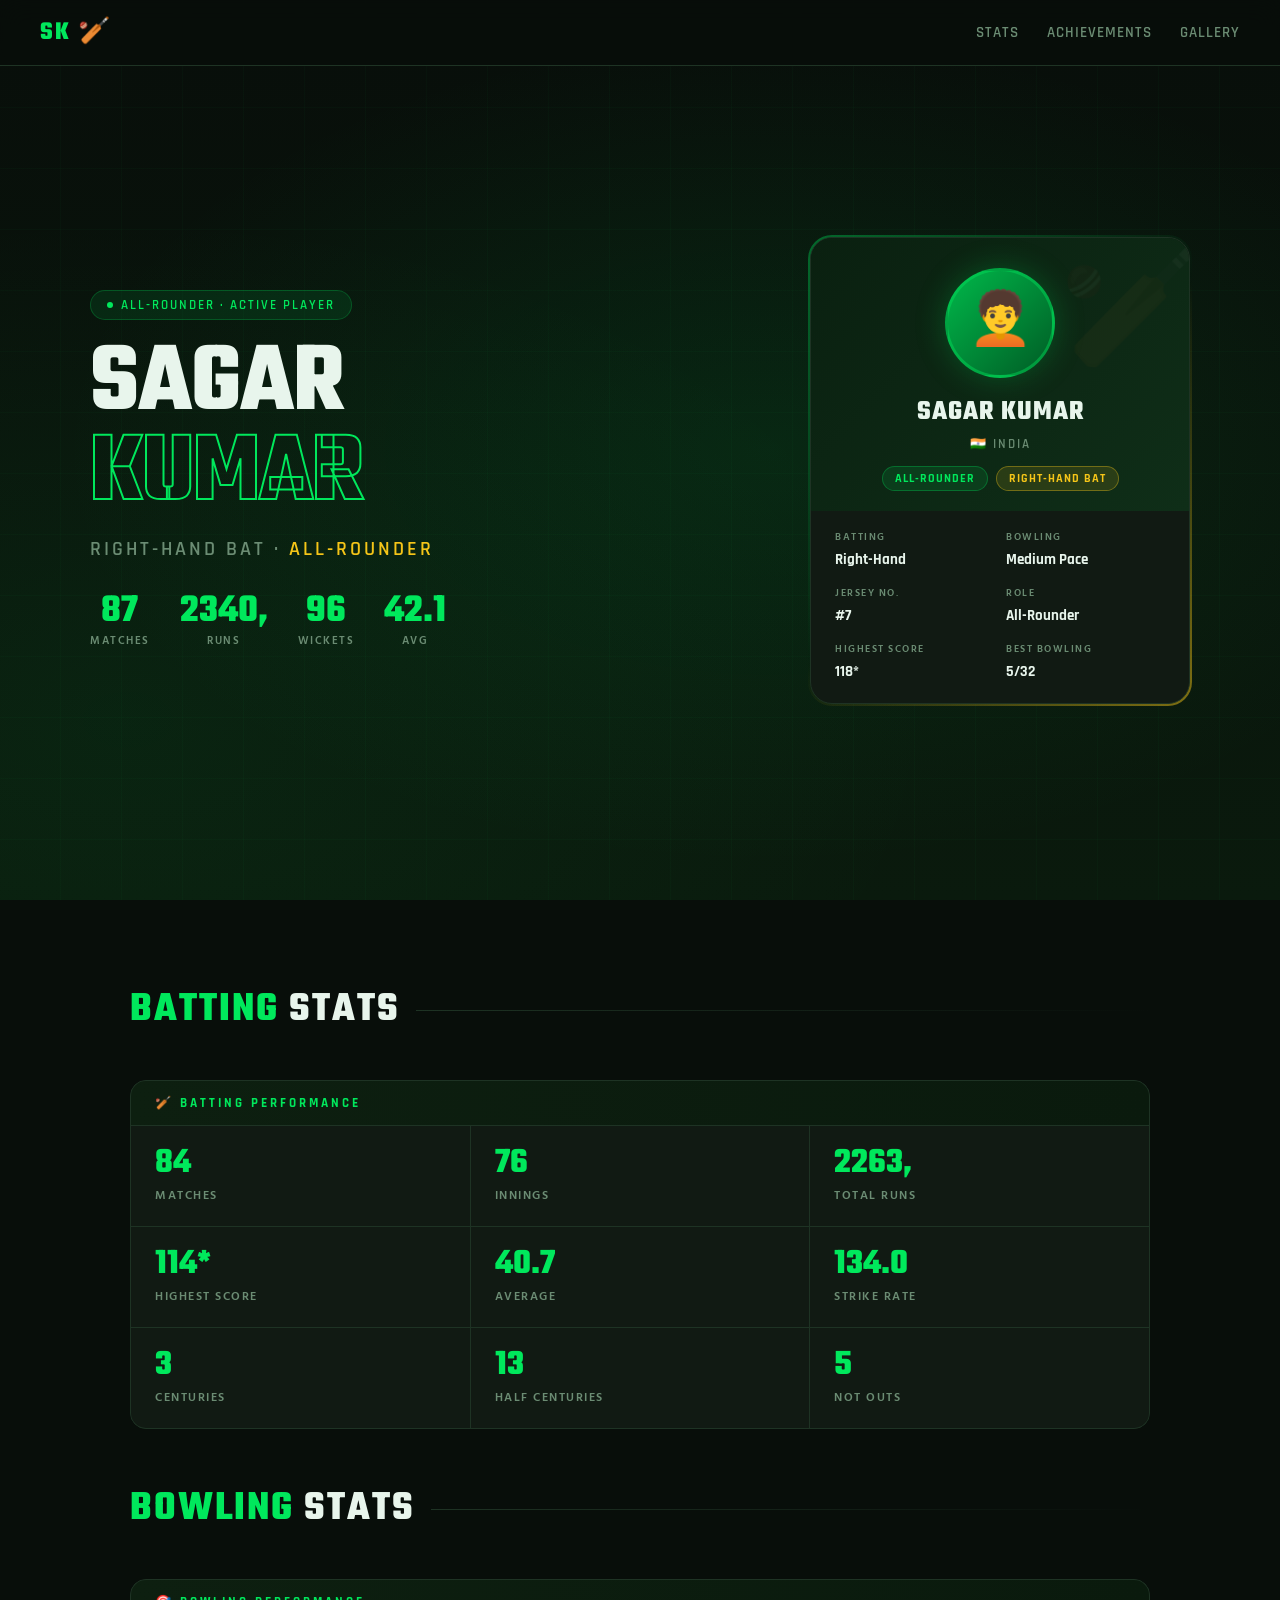
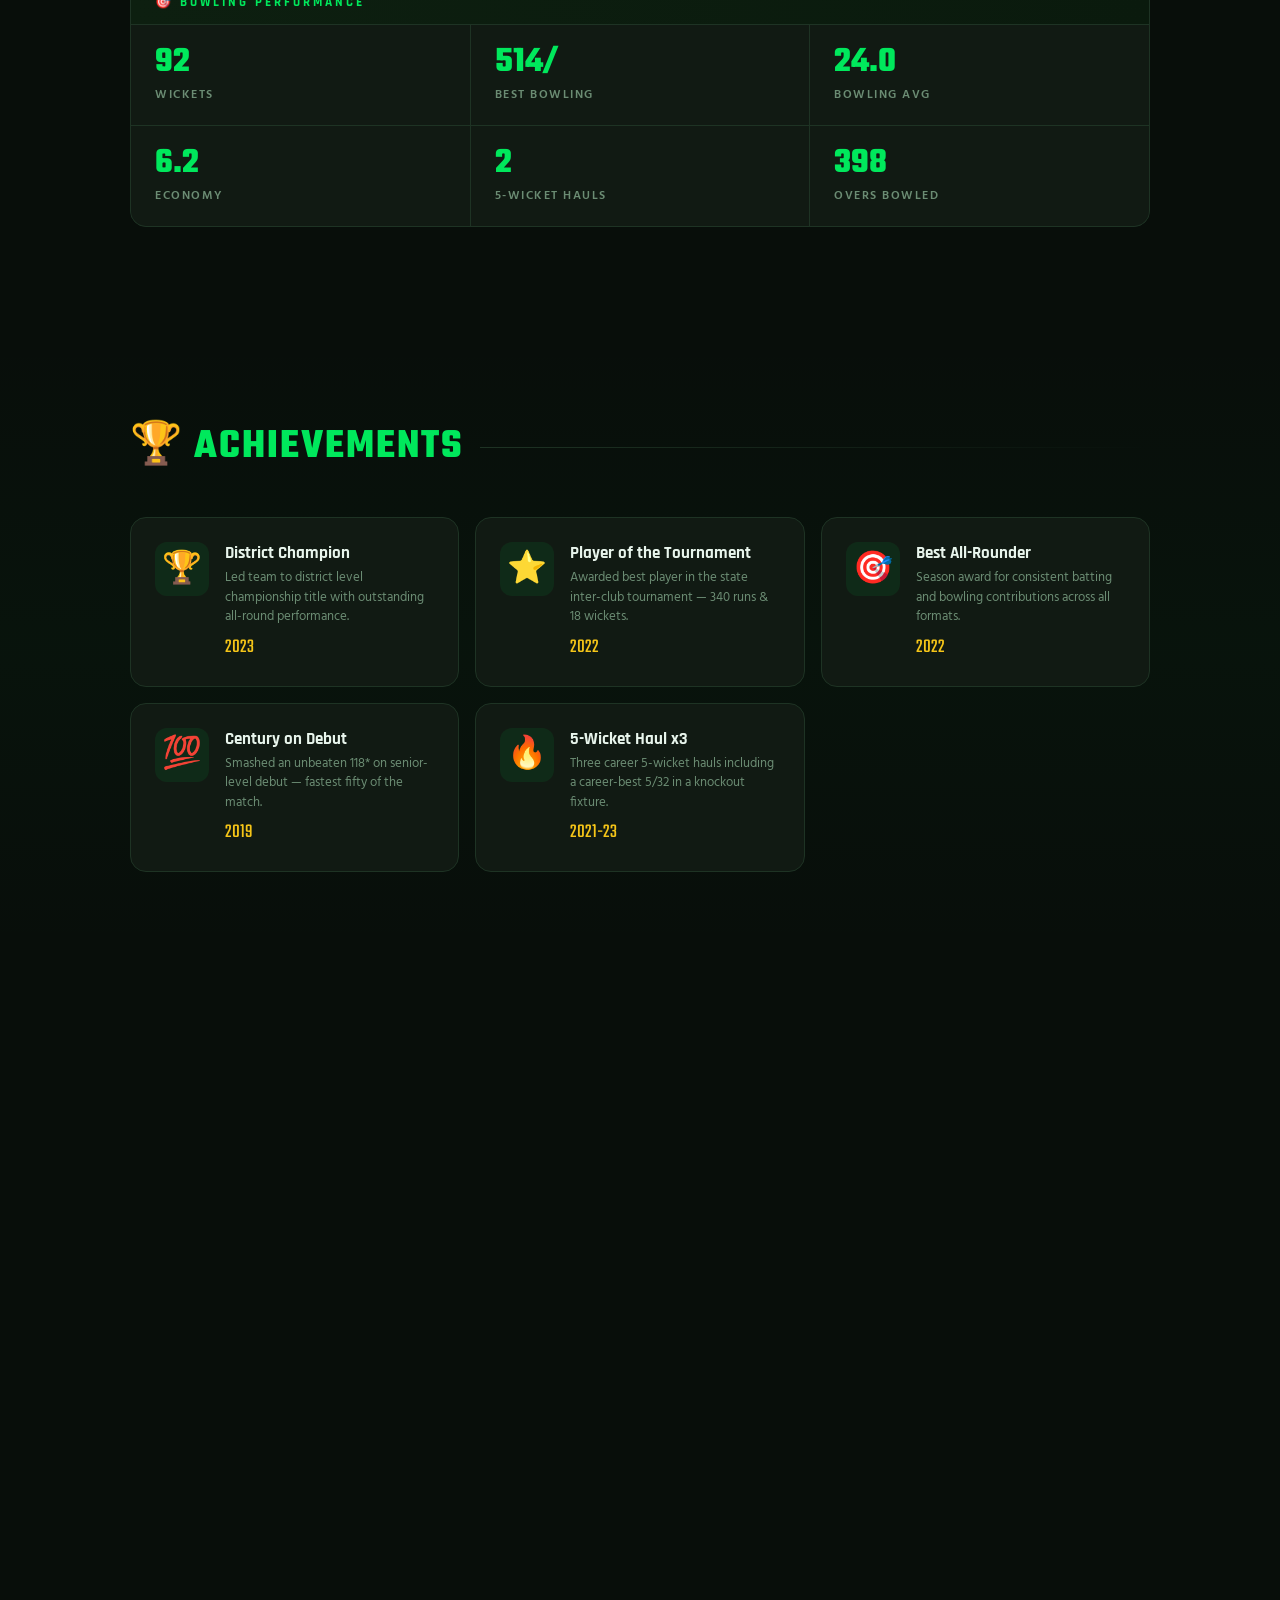
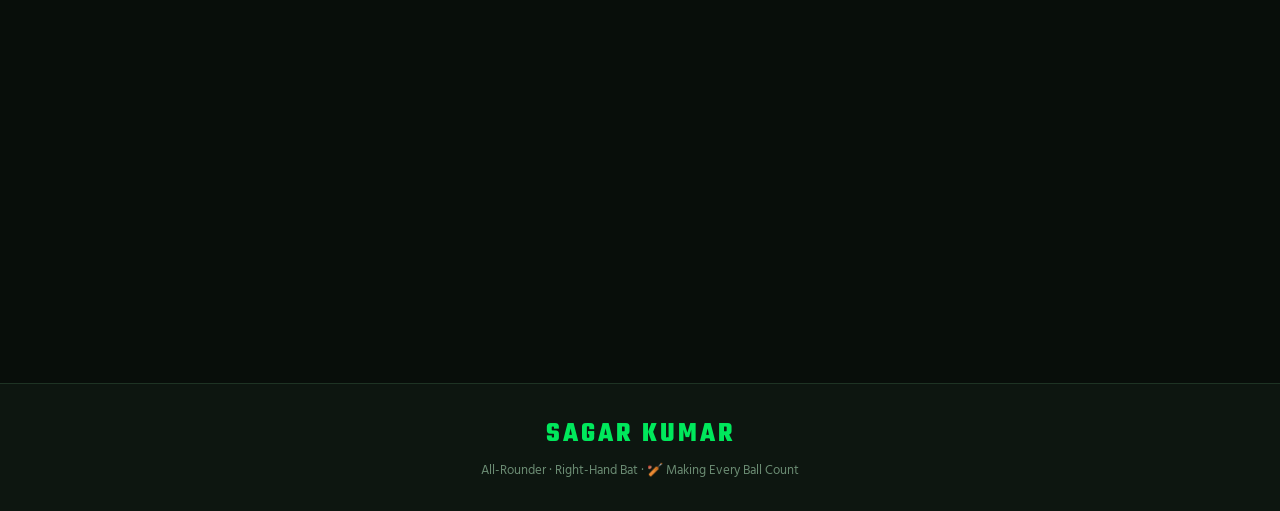
<file: index.html>
<!DOCTYPE html>
<html lang="en">
<head>
<meta charset="UTF-8">
<meta name="viewport" content="width=device-width, initial-scale=1.0">
<title>Sagar Kumar | Cricket Profile</title>
<link href="https://fonts.googleapis.com/css2?family=Teko:wght@400;500;600;700&family=Rajdhani:wght@400;500;600;700&family=Hind:wght@400;500;600&display=swap" rel="stylesheet">
<style>
:root {
  --green: #00b84a;
  --green2: #00e85c;
  --gold: #f5c518;
  --dark: #080e0a;
  --dark2: #0d1610;
  --card: #111a13;
  --border: #1e3324;
  --text: #e8f5ec;
  --muted: #6b8c73;
}

* { margin: 0; padding: 0; box-sizing: border-box; }

html { scroll-behavior: smooth; }

body {
  font-family: 'Hind', sans-serif;
  background: var(--dark);
  color: var(--text);
  overflow-x: hidden;
}

/* NAV */
nav {
  position: fixed; top: 0; left: 0; right: 0;
  z-index: 100;
  display: flex; align-items: center; justify-content: space-between;
  padding: 14px 40px;
  background: rgba(8,14,10,0.85);
  backdrop-filter: blur(12px);
  border-bottom: 1px solid var(--border);
}
.nav-logo {
  font-family: 'Teko', sans-serif;
  font-size: 26px;
  font-weight: 700;
  color: var(--green2);
  letter-spacing: 2px;
  text-transform: uppercase;
}
.nav-links { display: flex; gap: 28px; }
.nav-links a {
  font-family: 'Rajdhani', sans-serif;
  font-size: 15px;
  font-weight: 600;
  color: var(--muted);
  text-decoration: none;
  letter-spacing: 1px;
  transition: color 0.2s;
  text-transform: uppercase;
}
.nav-links a:hover { color: var(--green2); }

/* HERO */
.hero {
  min-height: 100vh;
  display: flex;
  align-items: center;
  position: relative;
  overflow: hidden;
  padding: 100px 40px 60px;
}

.hero-bg {
  position: absolute; inset: 0;
  background:
    radial-gradient(ellipse at 60% 50%, rgba(0,184,74,0.12) 0%, transparent 65%),
    radial-gradient(ellipse at 10% 80%, rgba(0,232,92,0.06) 0%, transparent 50%),
    linear-gradient(180deg, #080e0a 0%, #0a1a0d 100%);
}

/* Cricket field lines bg */
.hero-bg::after {
  content: '';
  position: absolute; inset: 0;
  background-image:
    repeating-linear-gradient(0deg, transparent, transparent 60px, rgba(0,184,74,0.03) 60px, rgba(0,184,74,0.03) 61px),
    repeating-linear-gradient(90deg, transparent, transparent 60px, rgba(0,184,74,0.03) 60px, rgba(0,184,74,0.03) 61px);
}

.hero-content {
  position: relative; z-index: 2;
  max-width: 1100px; margin: 0 auto;
  display: grid; grid-template-columns: 1fr 380px;
  gap: 60px; align-items: center; width: 100%;
}

.hero-text { animation: fadeLeft 0.8s ease both; }
@keyframes fadeLeft {
  from { opacity: 0; transform: translateX(-40px); }
  to { opacity: 1; transform: translateX(0); }
}

.hero-badge {
  display: inline-flex; align-items: center; gap: 8px;
  background: rgba(0,184,74,0.12);
  border: 1px solid rgba(0,184,74,0.3);
  border-radius: 30px;
  padding: 6px 16px;
  font-family: 'Rajdhani', sans-serif;
  font-size: 13px; font-weight: 600;
  color: var(--green2);
  letter-spacing: 2px;
  text-transform: uppercase;
  margin-bottom: 20px;
}
.hero-badge .dot { width: 6px; height: 6px; background: var(--green2); border-radius: 50%; animation: pulse 2s infinite; }
@keyframes pulse { 0%,100%{opacity:1} 50%{opacity:0.3} }

.hero-name {
  font-family: 'Teko', sans-serif;
  font-size: clamp(60px, 8vw, 100px);
  font-weight: 700;
  line-height: 0.9;
  letter-spacing: -1px;
  text-transform: uppercase;
}
.hero-name .first { color: var(--text); }
.hero-name .last {
  color: transparent;
  -webkit-text-stroke: 2px var(--green2);
  display: block;
}

.hero-role {
  font-family: 'Rajdhani', sans-serif;
  font-size: 20px;
  font-weight: 600;
  color: var(--muted);
  letter-spacing: 3px;
  text-transform: uppercase;
  margin: 16px 0 30px;
}
.hero-role span { color: var(--gold); }

.hero-quick-stats {
  display: flex; gap: 30px; margin-top: 10px;
}
.hqs {
  text-align: center;
}
.hqs-num {
  font-family: 'Teko', sans-serif;
  font-size: 40px; font-weight: 700;
  color: var(--green2);
  line-height: 1;
}
.hqs-label {
  font-size: 11px; font-weight: 600;
  color: var(--muted);
  text-transform: uppercase;
  letter-spacing: 1.5px;
}

/* Player Card */
.player-card {
  position: relative;
  animation: fadeRight 0.8s 0.2s ease both;
}
@keyframes fadeRight {
  from { opacity: 0; transform: translateX(40px); }
  to { opacity: 1; transform: translateX(0); }
}

.card-glow {
  position: absolute; inset: -2px;
  background: linear-gradient(135deg, var(--green), transparent, var(--gold));
  border-radius: 24px;
  z-index: 0;
  opacity: 0.5;
}
.card-inner {
  position: relative; z-index: 1;
  background: var(--card);
  border-radius: 22px;
  overflow: hidden;
  border: 1px solid var(--border);
}
.card-top {
  background: linear-gradient(135deg, #0a2010, #0f2e18);
  padding: 30px 24px 20px;
  text-align: center;
  position: relative;
}
.card-top::before {
  content: '🏏';
  position: absolute;
  font-size: 120px;
  opacity: 0.04;
  top: -20px; right: -20px;
}
.player-avatar {
  width: 110px; height: 110px;
  border-radius: 50%;
  background: linear-gradient(135deg, #00b84a, #005c25);
  display: flex; align-items: center; justify-content: center;
  font-size: 52px;
  margin: 0 auto 14px;
  border: 3px solid rgba(0,232,92,0.4);
  box-shadow: 0 0 30px rgba(0,184,74,0.3);
}
.card-name {
  font-family: 'Teko', sans-serif;
  font-size: 28px; font-weight: 700;
  letter-spacing: 1px;
  text-transform: uppercase;
  color: var(--text);
}
.card-country {
  font-size: 13px; color: var(--muted);
  font-family: 'Rajdhani', sans-serif;
  font-weight: 600; letter-spacing: 2px;
  text-transform: uppercase;
  margin-top: 4px;
}

.card-tags {
  display: flex; justify-content: center; gap: 8px; margin-top: 14px; flex-wrap: wrap;
}
.tag {
  padding: 4px 12px;
  border-radius: 20px;
  font-family: 'Rajdhani', sans-serif;
  font-size: 12px; font-weight: 700;
  letter-spacing: 1px;
  text-transform: uppercase;
}
.tag-green { background: rgba(0,184,74,0.15); border: 1px solid rgba(0,184,74,0.4); color: var(--green2); }
.tag-gold { background: rgba(245,197,24,0.12); border: 1px solid rgba(245,197,24,0.35); color: var(--gold); }

.card-details {
  padding: 18px 24px;
  display: grid; grid-template-columns: 1fr 1fr;
  gap: 12px;
}
.cd-item label {
  font-size: 10px; font-weight: 600;
  color: var(--muted);
  text-transform: uppercase; letter-spacing: 1.5px;
  display: block; margin-bottom: 2px;
}
.cd-item span {
  font-family: 'Rajdhani', sans-serif;
  font-size: 15px; font-weight: 700;
  color: var(--text);
}

/* SECTIONS */
section { padding: 80px 40px; max-width: 1100px; margin: 0 auto; }

.section-header {
  display: flex; align-items: center; gap: 16px;
  margin-bottom: 40px;
}
.section-line {
  flex: 1; height: 1px;
  background: linear-gradient(90deg, var(--border), transparent);
}
.section-title {
  font-family: 'Teko', sans-serif;
  font-size: 42px; font-weight: 700;
  text-transform: uppercase;
  letter-spacing: 2px;
  color: var(--text);
}
.section-title span { color: var(--green2); }

/* STATS */
.stats-grid {
  display: grid;
  grid-template-columns: repeat(3, 1fr);
  gap: 1px;
  background: var(--border);
  border-radius: 16px;
  overflow: hidden;
  border: 1px solid var(--border);
  margin-bottom: 30px;
}
.stats-header {
  grid-column: 1 / -1;
  background: linear-gradient(90deg, #0d1f10, #0a1a0d);
  padding: 14px 24px;
  font-family: 'Rajdhani', sans-serif;
  font-size: 13px; font-weight: 700;
  color: var(--green2);
  letter-spacing: 3px;
  text-transform: uppercase;
  display: flex; align-items: center; gap: 10px;
}
.stat-cell {
  background: var(--card);
  padding: 20px 24px;
  position: relative;
  overflow: hidden;
  transition: background 0.2s;
}
.stat-cell:hover { background: #162018; }
.stat-cell::before {
  content: '';
  position: absolute;
  top: 0; left: 0; right: 0;
  height: 2px;
  background: linear-gradient(90deg, transparent, var(--green), transparent);
  opacity: 0;
  transition: opacity 0.3s;
}
.stat-cell:hover::before { opacity: 1; }
.stat-num {
  font-family: 'Teko', sans-serif;
  font-size: 36px; font-weight: 700;
  color: var(--green2);
  line-height: 1;
}
.stat-label {
  font-size: 12px; font-weight: 600;
  color: var(--muted);
  text-transform: uppercase;
  letter-spacing: 1.5px;
  margin-top: 4px;
}

/* ACHIEVEMENTS */
.achievements-grid {
  display: grid;
  grid-template-columns: repeat(auto-fit, minmax(260px, 1fr));
  gap: 16px;
}
.achievement-card {
  background: var(--card);
  border: 1px solid var(--border);
  border-radius: 16px;
  padding: 24px;
  display: flex; gap: 16px; align-items: flex-start;
  transition: transform 0.2s, border-color 0.2s;
  position: relative; overflow: hidden;
}
.achievement-card::after {
  content: '';
  position: absolute; inset: 0;
  background: linear-gradient(135deg, rgba(0,184,74,0.04), transparent);
  opacity: 0;
  transition: opacity 0.3s;
}
.achievement-card:hover { transform: translateY(-4px); border-color: rgba(0,184,74,0.4); }
.achievement-card:hover::after { opacity: 1; }
.ach-icon {
  font-size: 32px;
  width: 54px; height: 54px;
  background: rgba(0,184,74,0.1);
  border-radius: 12px;
  display: flex; align-items: center; justify-content: center;
  flex-shrink: 0;
}
.ach-title {
  font-family: 'Rajdhani', sans-serif;
  font-size: 17px; font-weight: 700;
  color: var(--text);
  margin-bottom: 4px;
}
.ach-desc {
  font-size: 13px;
  color: var(--muted);
  line-height: 1.5;
}
.ach-year {
  font-family: 'Teko', sans-serif;
  font-size: 20px;
  color: var(--gold);
  margin-top: 6px;
}

/* GALLERY */
.gallery-grid {
  display: grid;
  grid-template-columns: repeat(3, 1fr);
  gap: 12px;
}
.gallery-item {
  aspect-ratio: 4/3;
  border-radius: 12px;
  overflow: hidden;
  position: relative;
  cursor: pointer;
  border: 1px solid var(--border);
}
.gallery-item:first-child {
  grid-column: span 2;
  grid-row: span 2;
  aspect-ratio: auto;
}
.gallery-bg {
  width: 100%; height: 100%;
  display: flex; align-items: center; justify-content: center;
  font-size: 60px;
  transition: transform 0.4s;
  position: relative;
}
.gallery-item:first-child .gallery-bg { font-size: 100px; }
.gallery-item:hover .gallery-bg { transform: scale(1.05); }

.g1 { background: linear-gradient(135deg, #0a2010, #1a4a22); }
.g2 { background: linear-gradient(135deg, #1a1500, #3a3000); }
.g3 { background: linear-gradient(135deg, #001a10, #003020); }
.g4 { background: linear-gradient(135deg, #100a00, #2a1a00); }
.g5 { background: linear-gradient(135deg, #0a0a1a, #1a1a3a); }

.gallery-overlay {
  position: absolute; inset: 0;
  background: linear-gradient(to top, rgba(0,0,0,0.7) 0%, transparent 60%);
  opacity: 0; transition: opacity 0.3s;
  display: flex; align-items: flex-end; padding: 16px;
}
.gallery-item:hover .gallery-overlay { opacity: 1; }
.gallery-caption {
  font-family: 'Rajdhani', sans-serif;
  font-size: 14px; font-weight: 700;
  color: #fff; letter-spacing: 1px;
  text-transform: uppercase;
}

/* FOOTER */
footer {
  background: var(--dark2);
  border-top: 1px solid var(--border);
  padding: 30px 40px;
  text-align: center;
}
.footer-name {
  font-family: 'Teko', sans-serif;
  font-size: 28px; font-weight: 700;
  color: var(--green2);
  letter-spacing: 3px;
  text-transform: uppercase;
}
.footer-sub { font-size: 13px; color: var(--muted); margin-top: 6px; }

/* Scroll animations */
.reveal {
  opacity: 0;
  transform: translateY(30px);
  transition: opacity 0.6s ease, transform 0.6s ease;
}
.reveal.visible {
  opacity: 1;
  transform: translateY(0);
}

@media (max-width: 768px) {
  nav { padding: 14px 20px; }
  .nav-links { display: none; }
  .hero { padding: 90px 20px 50px; }
  .hero-content { grid-template-columns: 1fr; gap: 40px; }
  .player-card { display: none; }
  section { padding: 60px 20px; }
  .stats-grid { grid-template-columns: repeat(2, 1fr); }
  .gallery-grid { grid-template-columns: repeat(2, 1fr); }
  .gallery-item:first-child { grid-column: span 2; }
  footer { padding: 24px 20px; }
}
</style>
</head>
<body>

<!-- NAV -->
<nav>
  <div class="nav-logo">SK 🏏</div>
  <div class="nav-links">
    <a href="#stats">Stats</a>
    <a href="#achievements">Achievements</a>
    <a href="#gallery">Gallery</a>
  </div>
</nav>

<!-- HERO -->
<div class="hero">
  <div class="hero-bg"></div>
  <div class="hero-content">
    <div class="hero-text">
      <div class="hero-badge"><span class="dot"></span> All-Rounder · Active Player</div>
      <div class="hero-name">
        <span class="first">Sagar</span>
        <span class="last">Kumar</span>
      </div>
      <div class="hero-role">Right-Hand Bat · <span>All-Rounder</span></div>
      <div class="hero-quick-stats">
        <div class="hqs"><div class="hqs-num">87</div><div class="hqs-label">Matches</div></div>
        <div class="hqs"><div class="hqs-num">2,340</div><div class="hqs-label">Runs</div></div>
        <div class="hqs"><div class="hqs-num">96</div><div class="hqs-label">Wickets</div></div>
        <div class="hqs"><div class="hqs-num">42.1</div><div class="hqs-label">Avg</div></div>
      </div>
    </div>

    <div class="player-card">
      <div class="card-glow"></div>
      <div class="card-inner">
        <div class="card-top">
          <div class="player-avatar">🧑‍🦱</div>
          <div class="card-name">Sagar Kumar</div>
          <div class="card-country">🇮🇳 India</div>
          <div class="card-tags">
            <span class="tag tag-green">All-Rounder</span>
            <span class="tag tag-gold">Right-Hand Bat</span>
          </div>
        </div>
        <div class="card-details">
          <div class="cd-item"><label>Batting</label><span>Right-Hand</span></div>
          <div class="cd-item"><label>Bowling</label><span>Medium Pace</span></div>
          <div class="cd-item"><label>Jersey No.</label><span>#7</span></div>
          <div class="cd-item"><label>Role</label><span>All-Rounder</span></div>
          <div class="cd-item"><label>Highest Score</label><span>118*</span></div>
          <div class="cd-item"><label>Best Bowling</label><span>5/32</span></div>
        </div>
      </div>
    </div>
  </div>
</div>

<!-- STATS -->
<section id="stats">
  <div class="section-header reveal">
    <div class="section-title"><span>Batting</span> Stats</div>
    <div class="section-line"></div>
  </div>
  <div class="stats-grid reveal">
    <div class="stats-header">🏏 Batting Performance</div>
    <div class="stat-cell"><div class="stat-num">87</div><div class="stat-label">Matches</div></div>
    <div class="stat-cell"><div class="stat-num">79</div><div class="stat-label">Innings</div></div>
    <div class="stat-cell"><div class="stat-num">2,340</div><div class="stat-label">Total Runs</div></div>
    <div class="stat-cell"><div class="stat-num">118*</div><div class="stat-label">Highest Score</div></div>
    <div class="stat-cell"><div class="stat-num">42.1</div><div class="stat-label">Average</div></div>
    <div class="stat-cell"><div class="stat-num">138.5</div><div class="stat-label">Strike Rate</div></div>
    <div class="stat-cell"><div class="stat-num">4</div><div class="stat-label">Centuries</div></div>
    <div class="stat-cell"><div class="stat-num">14</div><div class="stat-label">Half Centuries</div></div>
    <div class="stat-cell"><div class="stat-num">6</div><div class="stat-label">Not Outs</div></div>
  </div>

  <div class="section-header reveal" style="margin-top:50px">
    <div class="section-title"><span>Bowling</span> Stats</div>
    <div class="section-line"></div>
  </div>
  <div class="stats-grid reveal">
    <div class="stats-header">🎯 Bowling Performance</div>
    <div class="stat-cell"><div class="stat-num">96</div><div class="stat-label">Wickets</div></div>
    <div class="stat-cell"><div class="stat-num">5/32</div><div class="stat-label">Best Bowling</div></div>
    <div class="stat-cell"><div class="stat-num">24.8</div><div class="stat-label">Bowling Avg</div></div>
    <div class="stat-cell"><div class="stat-num">6.4</div><div class="stat-label">Economy</div></div>
    <div class="stat-cell"><div class="stat-num">3</div><div class="stat-label">5-Wicket Hauls</div></div>
    <div class="stat-cell"><div class="stat-num">412</div><div class="stat-label">Overs Bowled</div></div>
  </div>
</section>

<!-- ACHIEVEMENTS -->
<section id="achievements" style="background: linear-gradient(180deg, transparent, rgba(0,184,74,0.03), transparent); padding-top: 80px; padding-bottom: 80px; max-width: 100%;">
  <div style="max-width: 1100px; margin: 0 auto; padding: 0 40px;">
    <div class="section-header reveal">
      <div class="section-title">🏆 <span>Achievements</span></div>
      <div class="section-line"></div>
    </div>
    <div class="achievements-grid">
      <div class="achievement-card reveal">
        <div class="ach-icon">🏆</div>
        <div>
          <div class="ach-title">District Champion</div>
          <div class="ach-desc">Led team to district level championship title with outstanding all-round performance.</div>
          <div class="ach-year">2023</div>
        </div>
      </div>
      <div class="achievement-card reveal">
        <div class="ach-icon">⭐</div>
        <div>
          <div class="ach-title">Player of the Tournament</div>
          <div class="ach-desc">Awarded best player in the state inter-club tournament — 340 runs & 18 wickets.</div>
          <div class="ach-year">2022</div>
        </div>
      </div>
      <div class="achievement-card reveal">
        <div class="ach-icon">🎯</div>
        <div>
          <div class="ach-title">Best All-Rounder</div>
          <div class="ach-desc">Season award for consistent batting and bowling contributions across all formats.</div>
          <div class="ach-year">2022</div>
        </div>
      </div>
      <div class="achievement-card reveal">
        <div class="ach-icon">💯</div>
        <div>
          <div class="ach-title">Century on Debut</div>
          <div class="ach-desc">Smashed an unbeaten 118* on senior-level debut — fastest fifty of the match.</div>
          <div class="ach-year">2019</div>
        </div>
      </div>
      <div class="achievement-card reveal">
        <div class="ach-icon">🔥</div>
        <div>
          <div class="ach-title">5-Wicket Haul x3</div>
          <div class="ach-desc">Three career 5-wicket hauls including a career-best 5/32 in a knockout fixture.</div>
          <div class="ach-year">2021-23</div>
        </div>
      </div>
      <div class="achievement-card reveal">
        <div class="ach-icon">🥇</div>
        <div>
          <div class="ach-title">State U-23 Selection</div>
          <div class="ach-desc">Selected for State Under-23 squad based on outstanding district-level performances.</div>
          <div class="ach-year">2021</div>
        </div>
      </div>
    </div>
  </div>
</section>

<!-- GALLERY -->
<section id="gallery">
  <div class="section-header reveal">
    <div class="section-title">📸 <span>Gallery</span></div>
    <div class="section-line"></div>
  </div>
  <div class="gallery-grid reveal">
    <div class="gallery-item">
      <div class="gallery-bg g1">🏏</div>
      <div class="gallery-overlay"><div class="gallery-caption">Match Day Action</div></div>
    </div>
    <div class="gallery-item">
      <div class="gallery-bg g2">🏆</div>
      <div class="gallery-overlay"><div class="gallery-caption">Trophy Moment</div></div>
    </div>
    <div class="gallery-item">
      <div class="gallery-bg g3">🎯</div>
      <div class="gallery-overlay"><div class="gallery-caption">Bowling Attack</div></div>
    </div>
    <div class="gallery-item">
      <div class="gallery-bg g4">💥</div>
      <div class="gallery-overlay"><div class="gallery-caption">Six Over Mid-On</div></div>
    </div>
    <div class="gallery-item">
      <div class="gallery-bg g5">🌟</div>
      <div class="gallery-overlay"><div class="gallery-caption">Player of Tournament</div></div>
    </div>
  </div>
</section>

<!-- FOOTER -->
<footer>
  <div class="footer-name">Sagar Kumar</div>
  <div class="footer-sub">All-Rounder · Right-Hand Bat · 🏏 Making Every Ball Count</div>
</footer>

<script>
// Scroll reveal
const observer = new IntersectionObserver((entries) => {
  entries.forEach((e, i) => {
    if (e.isIntersecting) {
      setTimeout(() => e.target.classList.add('visible'), i * 80);
    }
  });
}, { threshold: 0.1 });

document.querySelectorAll('.reveal').forEach(el => observer.observe(el));

// Animated number counters
const counters = document.querySelectorAll('.stat-num, .hqs-num');
const countObserver = new IntersectionObserver((entries) => {
  entries.forEach(entry => {
    if (entry.isIntersecting && !entry.target.dataset.counted) {
      entry.target.dataset.counted = true;
      const target = entry.target.textContent;
      const num = parseFloat(target.replace(/[^0-9.]/g, ''));
      const suffix = target.replace(/[0-9.]/g, '');
      if (!isNaN(num)) {
        let start = 0;
        const duration = 1200;
        const step = (timestamp) => {
          if (!start) start = timestamp;
          const progress = Math.min((timestamp - start) / duration, 1);
          const ease = 1 - Math.pow(1 - progress, 3);
          const current = num * ease;
          entry.target.textContent = (Number.isInteger(num) ? Math.floor(current) : current.toFixed(1)) + suffix;
          if (progress < 1) requestAnimationFrame(step);
        };
        requestAnimationFrame(step);
      }
    }
  });
}, { threshold: 0.5 });
counters.forEach(c => countObserver.observe(c));
</script>
</body>
</html>
</file>
